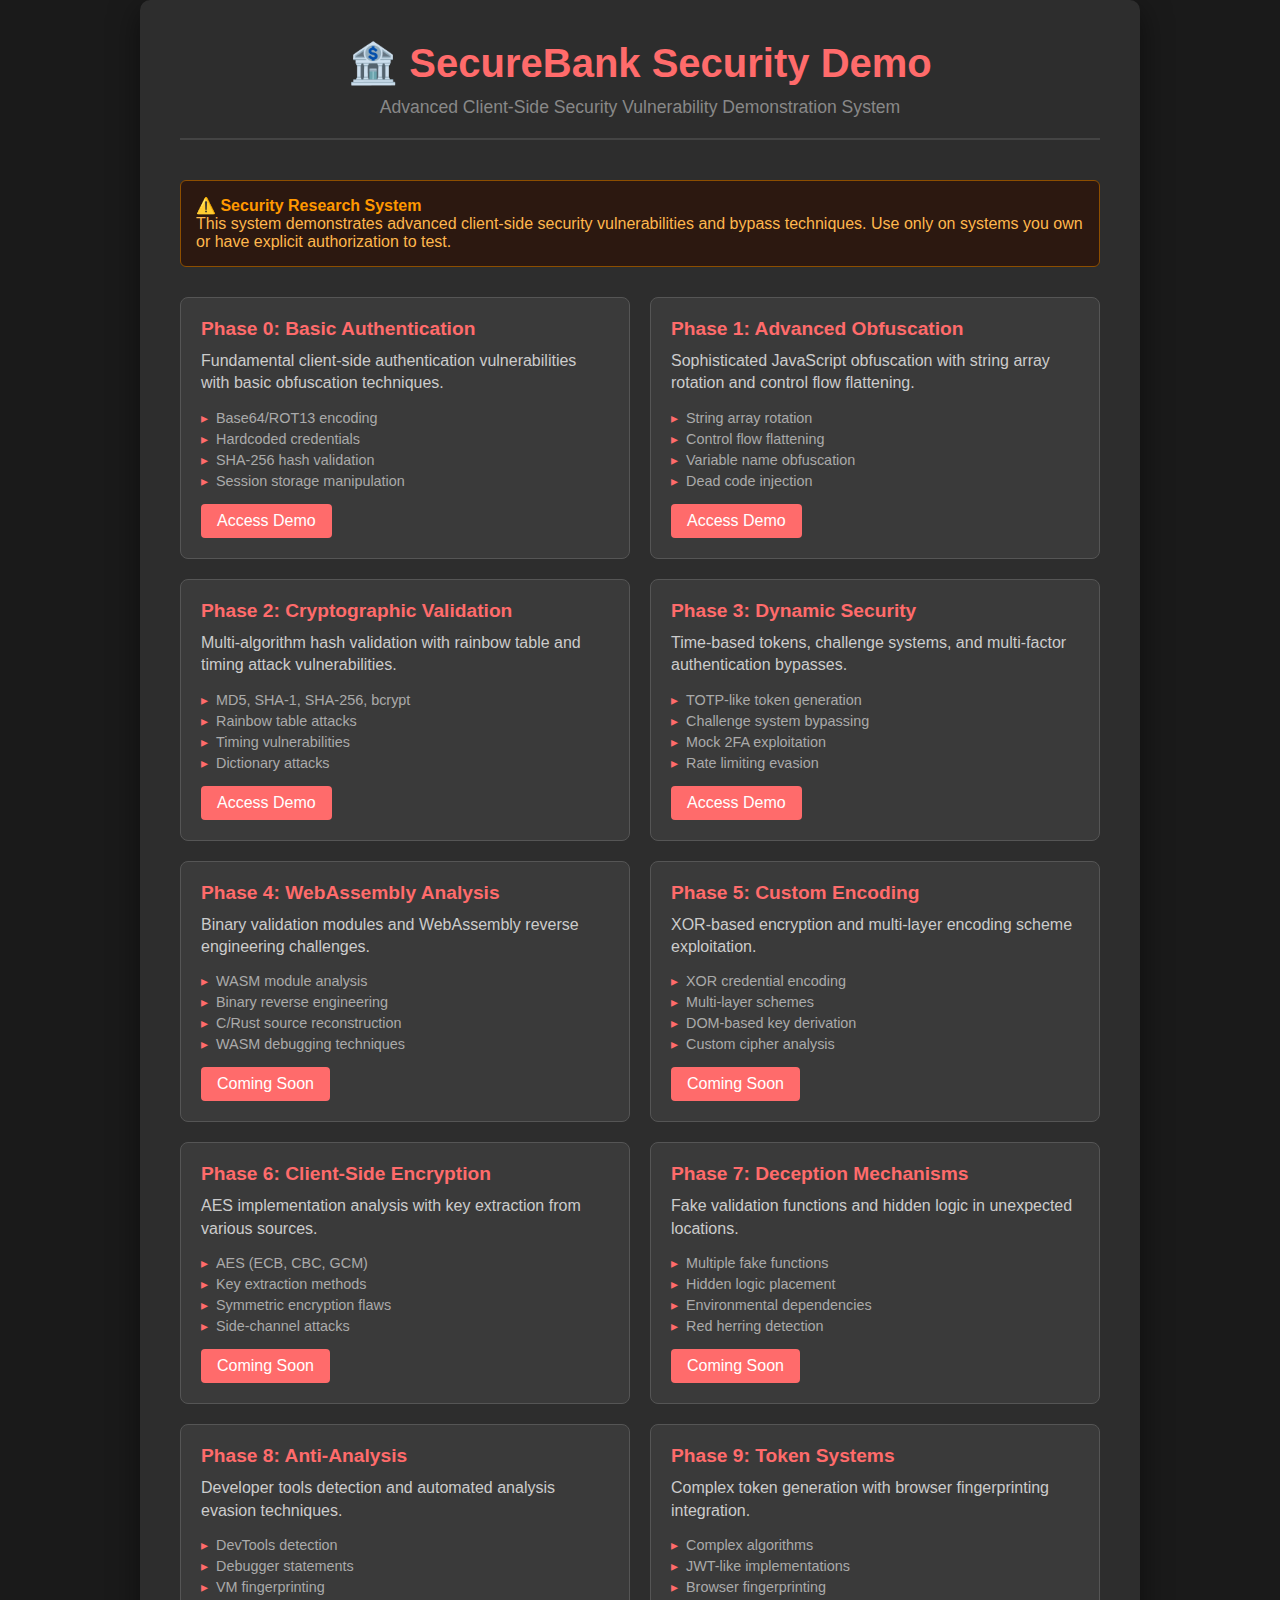
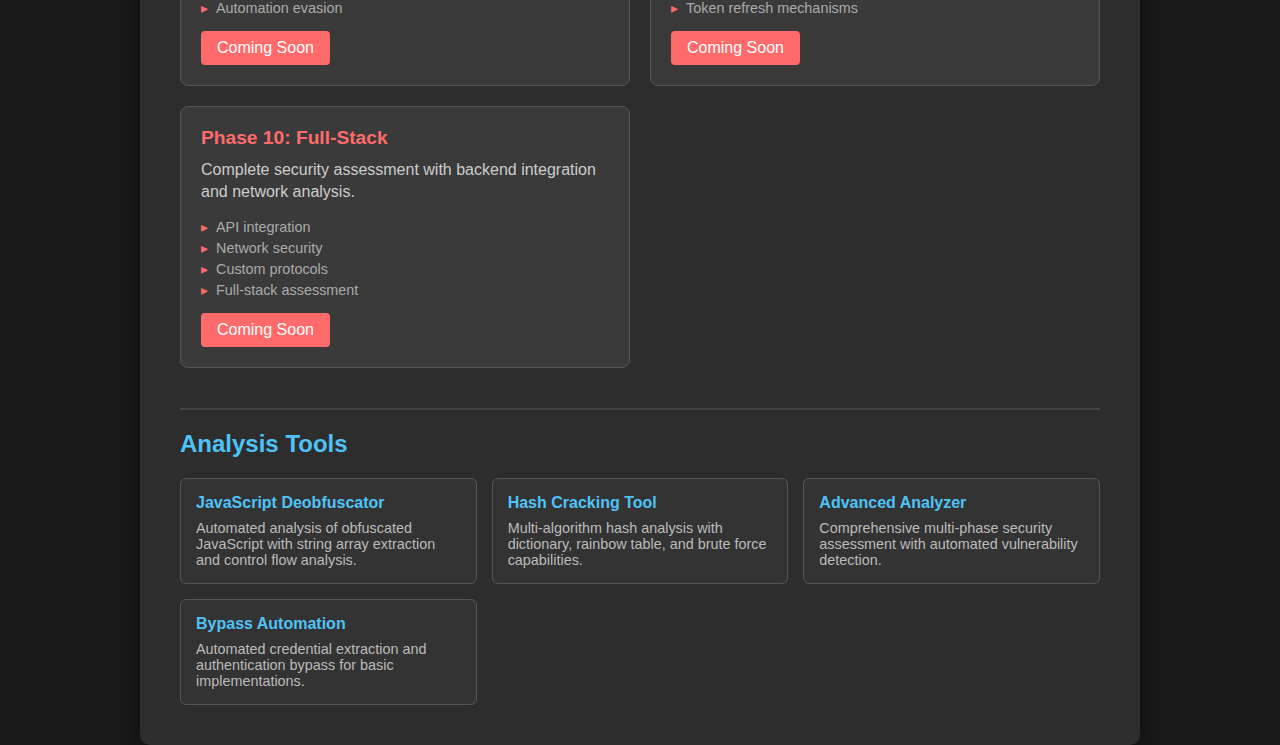
<file: demo-access.html>
<!DOCTYPE html>
<html lang="en">
<head>
    <meta charset="UTF-8">
    <meta name="viewport" content="width=device-width, initial-scale=1.0">
    <title>SecureBank Security Demonstration System</title>
    <style>
        * {
            margin: 0;
            padding: 0;
            box-sizing: border-box;
        }

        body {
            font-family: 'Segoe UI', Tahoma, Geneva, Verdana, sans-serif;
            background: #1a1a1a;
            color: #e0e0e0;
            min-height: 100vh;
            display: flex;
            align-items: center;
            justify-content: center;
        }

        .container {
            max-width: 1000px;
            padding: 40px;
            background: #2d2d2d;
            border-radius: 10px;
            box-shadow: 0 10px 30px rgba(0, 0, 0, 0.5);
        }

        .header {
            text-align: center;
            margin-bottom: 40px;
            border-bottom: 2px solid #444;
            padding-bottom: 20px;
        }

        .header h1 {
            color: #ff6b6b;
            font-size: 2.5em;
            margin-bottom: 10px;
        }

        .header p {
            color: #888;
            font-size: 1.1em;
        }

        .phase-grid {
            display: grid;
            grid-template-columns: repeat(auto-fit, minmax(300px, 1fr));
            gap: 20px;
        }

        .phase-item {
            background: #3a3a3a;
            border: 1px solid #555;
            border-radius: 8px;
            padding: 20px;
            transition: all 0.3s ease;
        }

        .phase-item:hover {
            background: #404040;
            border-color: #ff6b6b;
            transform: translateY(-2px);
        }

        .phase-title {
            color: #ff6b6b;
            font-size: 1.2em;
            font-weight: 600;
            margin-bottom: 10px;
        }

        .phase-description {
            color: #ccc;
            margin-bottom: 15px;
            line-height: 1.4;
        }

        .phase-techniques {
            list-style: none;
            margin-bottom: 15px;
        }

        .phase-techniques li {
            color: #aaa;
            font-size: 0.9em;
            margin-bottom: 5px;
            padding-left: 15px;
            position: relative;
        }

        .phase-techniques li:before {
            content: "▸";
            color: #ff6b6b;
            position: absolute;
            left: 0;
        }

        .phase-link {
            display: inline-block;
            background: #ff6b6b;
            color: white;
            padding: 8px 16px;
            text-decoration: none;
            border-radius: 4px;
            font-weight: 500;
            transition: background-color 0.3s;
        }

        .phase-link:hover {
            background: #ff5252;
        }

        .tools-section {
            margin-top: 40px;
            padding-top: 20px;
            border-top: 2px solid #444;
        }

        .tools-grid {
            display: grid;
            grid-template-columns: repeat(auto-fit, minmax(250px, 1fr));
            gap: 15px;
            margin-top: 20px;
        }

        .tool-item {
            background: #333;
            border: 1px solid #555;
            border-radius: 6px;
            padding: 15px;
        }

        .tool-name {
            color: #4fc3f7;
            font-weight: 600;
            margin-bottom: 8px;
        }

        .tool-description {
            color: #bbb;
            font-size: 0.9em;
        }

        .disclaimer {
            background: #2c1810;
            border: 1px solid #8d4e00;
            border-radius: 6px;
            padding: 15px;
            margin-bottom: 30px;
            color: #ffb74d;
        }

        .disclaimer strong {
            color: #ff9800;
        }
    </style>
</head>
<body>
    <div class="container">
        <div class="header">
            <h1>🏦 SecureBank Security Demo</h1>
            <p>Advanced Client-Side Security Vulnerability Demonstration System</p>
        </div>

        <div class="disclaimer">
            <strong>⚠️ Security Research System</strong><br>
            This system demonstrates advanced client-side security vulnerabilities and bypass techniques. 
            Use only on systems you own or have explicit authorization to test.
        </div>

        <div class="phase-grid">
            <div class="phase-item">
                <div class="phase-title">Phase 0: Basic Authentication</div>
                <div class="phase-description">
                    Fundamental client-side authentication vulnerabilities with basic obfuscation techniques.
                </div>
                <ul class="phase-techniques">
                    <li>Base64/ROT13 encoding</li>
                    <li>Hardcoded credentials</li>
                    <li>SHA-256 hash validation</li>
                    <li>Session storage manipulation</li>
                </ul>
                <a href="index.html" class="phase-link">Access Demo</a>
            </div>

            <div class="phase-item">
                <div class="phase-title">Phase 1: Advanced Obfuscation</div>
                <div class="phase-description">
                    Sophisticated JavaScript obfuscation with string array rotation and control flow flattening.
                </div>
                <ul class="phase-techniques">
                    <li>String array rotation</li>
                    <li>Control flow flattening</li>
                    <li>Variable name obfuscation</li>
                    <li>Dead code injection</li>
                </ul>
                <a href="phases/phase1-obfuscation/index.html" class="phase-link">Access Demo</a>
            </div>

            <div class="phase-item">
                <div class="phase-title">Phase 2: Cryptographic Validation</div>
                <div class="phase-description">
                    Multi-algorithm hash validation with rainbow table and timing attack vulnerabilities.
                </div>
                <ul class="phase-techniques">
                    <li>MD5, SHA-1, SHA-256, bcrypt</li>
                    <li>Rainbow table attacks</li>
                    <li>Timing vulnerabilities</li>
                    <li>Dictionary attacks</li>
                </ul>
                <a href="phases/phase2-crypto/index.html" class="phase-link">Access Demo</a>
            </div>

            <div class="phase-item">
                <div class="phase-title">Phase 3: Dynamic Security</div>
                <div class="phase-description">
                    Time-based tokens, challenge systems, and multi-factor authentication bypasses.
                </div>
                <ul class="phase-techniques">
                    <li>TOTP-like token generation</li>
                    <li>Challenge system bypassing</li>
                    <li>Mock 2FA exploitation</li>
                    <li>Rate limiting evasion</li>
                </ul>
                <a href="phases/phase3-dynamic/index.html" class="phase-link">Access Demo</a>
            </div>

            <div class="phase-item">
                <div class="phase-title">Phase 4: WebAssembly Analysis</div>
                <div class="phase-description">
                    Binary validation modules and WebAssembly reverse engineering challenges.
                </div>
                <ul class="phase-techniques">
                    <li>WASM module analysis</li>
                    <li>Binary reverse engineering</li>
                    <li>C/Rust source reconstruction</li>
                    <li>WASM debugging techniques</li>
                </ul>
                <a href="phases/phase4-wasm/index.html" class="phase-link">Coming Soon</a>
            </div>

            <div class="phase-item">
                <div class="phase-title">Phase 5: Custom Encoding</div>
                <div class="phase-description">
                    XOR-based encryption and multi-layer encoding scheme exploitation.
                </div>
                <ul class="phase-techniques">
                    <li>XOR credential encoding</li>
                    <li>Multi-layer schemes</li>
                    <li>DOM-based key derivation</li>
                    <li>Custom cipher analysis</li>
                </ul>
                <a href="phases/phase5-encoding/index.html" class="phase-link">Coming Soon</a>
            </div>

            <div class="phase-item">
                <div class="phase-title">Phase 6: Client-Side Encryption</div>
                <div class="phase-description">
                    AES implementation analysis with key extraction from various sources.
                </div>
                <ul class="phase-techniques">
                    <li>AES (ECB, CBC, GCM)</li>
                    <li>Key extraction methods</li>
                    <li>Symmetric encryption flaws</li>
                    <li>Side-channel attacks</li>
                </ul>
                <a href="phases/phase6-encryption/index.html" class="phase-link">Coming Soon</a>
            </div>

            <div class="phase-item">
                <div class="phase-title">Phase 7: Deception Mechanisms</div>
                <div class="phase-description">
                    Fake validation functions and hidden logic in unexpected locations.
                </div>
                <ul class="phase-techniques">
                    <li>Multiple fake functions</li>
                    <li>Hidden logic placement</li>
                    <li>Environmental dependencies</li>
                    <li>Red herring detection</li>
                </ul>
                <a href="phases/phase7-deception/index.html" class="phase-link">Coming Soon</a>
            </div>

            <div class="phase-item">
                <div class="phase-title">Phase 8: Anti-Analysis</div>
                <div class="phase-description">
                    Developer tools detection and automated analysis evasion techniques.
                </div>
                <ul class="phase-techniques">
                    <li>DevTools detection</li>
                    <li>Debugger statements</li>
                    <li>VM fingerprinting</li>
                    <li>Automation evasion</li>
                </ul>
                <a href="phases/phase8-evasion/index.html" class="phase-link">Coming Soon</a>
            </div>

            <div class="phase-item">
                <div class="phase-title">Phase 9: Token Systems</div>
                <div class="phase-description">
                    Complex token generation with browser fingerprinting integration.
                </div>
                <ul class="phase-techniques">
                    <li>Complex algorithms</li>
                    <li>JWT-like implementations</li>
                    <li>Browser fingerprinting</li>
                    <li>Token refresh mechanisms</li>
                </ul>
                <a href="phases/phase9-tokens/index.html" class="phase-link">Coming Soon</a>
            </div>

            <div class="phase-item">
                <div class="phase-title">Phase 10: Full-Stack</div>
                <div class="phase-description">
                    Complete security assessment with backend integration and network analysis.
                </div>
                <ul class="phase-techniques">
                    <li>API integration</li>
                    <li>Network security</li>
                    <li>Custom protocols</li>
                    <li>Full-stack assessment</li>
                </ul>
                <a href="phases/phase10-fullstack/index.html" class="phase-link">Coming Soon</a>
            </div>
        </div>

        <div class="tools-section">
            <h2 style="color: #4fc3f7; margin-bottom: 15px;">Analysis Tools</h2>
            <div class="tools-grid">
                <div class="tool-item">
                    <div class="tool-name">JavaScript Deobfuscator</div>
                    <div class="tool-description">
                        Automated analysis of obfuscated JavaScript with string array extraction and control flow analysis.
                    </div>
                </div>
                <div class="tool-item">
                    <div class="tool-name">Hash Cracking Tool</div>
                    <div class="tool-description">
                        Multi-algorithm hash analysis with dictionary, rainbow table, and brute force capabilities.
                    </div>
                </div>
                <div class="tool-item">
                    <div class="tool-name">Advanced Analyzer</div>
                    <div class="tool-description">
                        Comprehensive multi-phase security assessment with automated vulnerability detection.
                    </div>
                </div>
                <div class="tool-item">
                    <div class="tool-name">Bypass Automation</div>
                    <div class="tool-description">
                        Automated credential extraction and authentication bypass for basic implementations.
                    </div>
                </div>
            </div>
        </div>
    </div>
</body>
</html>
</file>
